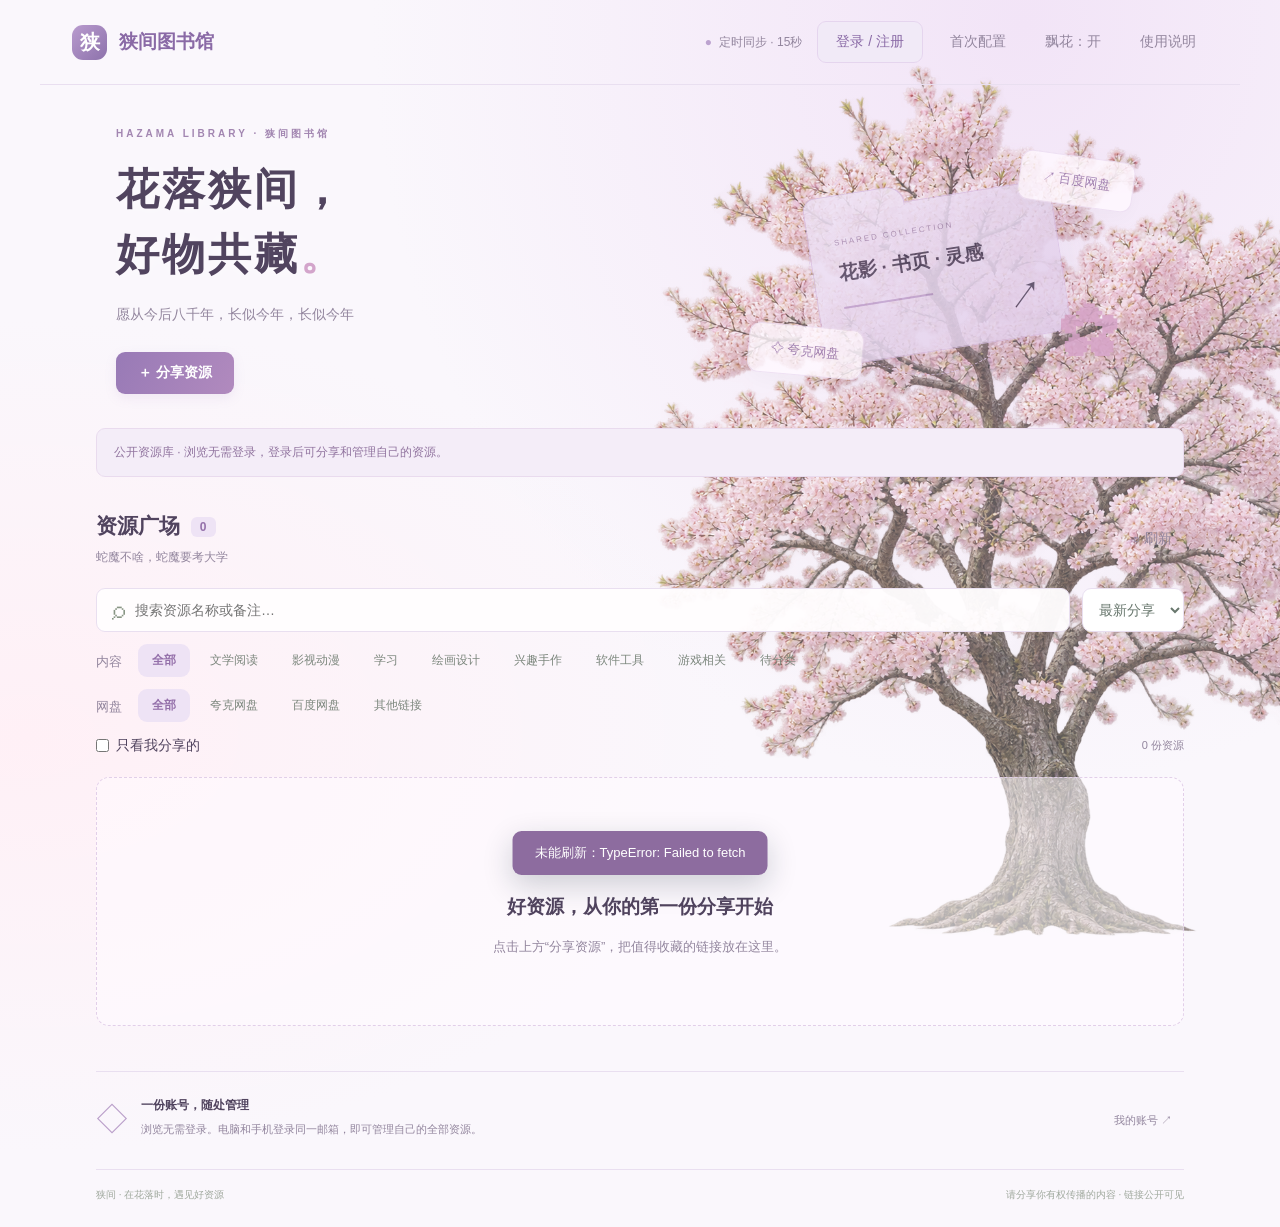
<file: library/index.html>
<!doctype html>
<html lang="zh-CN"><head><meta charset="UTF-8"><meta name="viewport" content="width=device-width,initial-scale=1"><meta name="referrer" content="no-referrer"><meta name="description" content="一起分享，让好资源不再散落。"><title>狭间图书馆</title><link rel="stylesheet" href="style.css?v=10"><script defer src="config.js"></script><script defer src="supabase.js"></script><script defer src="auth.js?v=10"></script><script defer src="notifications.js?v=10"></script><script defer src="app.js?v=10"></script></head>
<body>
<div id="sakuraTree" aria-hidden="true"><img src="sakura-tree.png" alt="" draggable="false"></div>
<div id="sakura" aria-hidden="true"></div>
<header><a class="brand" href="./"><span class="logo">狭</span><span id="brandTitle">狭间图书馆</span></a><div class="top-actions"><span id="connection" role="status">正在准备…</span><button id="noticeOpen" class="secondary" hidden>消息</button><button id="accountOpen" class="secondary">登录 / 注册</button><button id="adminOpen" class="quiet" hidden>管理后台</button><button id="setupOpen" class="quiet">首次配置</button><button id="petalToggle" class="quiet" aria-pressed="true">飘花：开</button><button id="helpOpen" class="quiet">使用说明</button></div></header>
<main>
<section class="hero"><div><div class="eyebrow">HAZAMA LIBRARY · 狭间图书馆</div><h1>花落狭间，<br>好物共藏<span>。</span></h1><p>愿从今后八千年，<br class="mobile">长似今年，长似今年</p><button id="add" class="primary">＋ 分享资源</button></div><div class="hero-art" aria-hidden="true"><div class="orbit"></div><div class="folder"><span>SHARED COLLECTION</span><b>花影 · 书页 · 灵感</b><div class="folder-line"></div><i>↗</i></div><div class="floating tag-one">↗ 百度网盘</div><div class="floating tag-two">✧ 夸克网盘</div><div class="spark">✿</div></div></section>
<div id="modeBanner" class="notice"></div>
<section class="collection"><div class="section-head"><div><h2>资源广场 <span id="count">0</span></h2><p>蛇魔不啥，蛇魔要考大学</p></div><button id="refresh" class="quiet">↻ 刷新</button></div>
<div class="toolbar"><label class="search"><span>⌕</span><input id="search" type="search" placeholder="搜索资源名称或备注…" aria-label="搜索资源"></label><select id="sort" aria-label="排序"><option value="new">最新分享</option><option value="old">最早分享</option><option value="name">名称排序</option></select></div>
<div class="category-filter-row"><span class="filter-label">内容</span><div id="categoryFilters" class="filters"><button data-category="all" class="active" aria-pressed="true">全部</button><button data-category="文学阅读" aria-pressed="false">文学阅读</button><button data-category="影视动漫" aria-pressed="false">影视动漫</button><button data-category="学习" aria-pressed="false">学习</button><button data-category="绘画设计" aria-pressed="false">绘画设计</button><button data-category="兴趣手作" aria-pressed="false">兴趣手作</button><button data-category="软件工具" aria-pressed="false">软件工具</button><button data-category="游戏相关" aria-pressed="false">游戏相关</button><button data-category="待分类" aria-pressed="false">待分类</button></div></div><div class="filterbar platform-filter-row"><span class="filter-label">网盘</span><div id="filters" class="filters"><button data-filter="all" class="active" aria-pressed="true">全部</button><button data-filter="quark" aria-pressed="false">夸克网盘</button><button data-filter="baidu" aria-pressed="false">百度网盘</button><button data-filter="other" aria-pressed="false">其他链接</button></div></div><div class="filter-summary"><label class="mine-toggle"><input id="mineOnly" type="checkbox">只看我分享的</label><span id="resultCount"></span></div>
<div id="list" class="grid" aria-live="polite"></div><button id="loadMore" class="secondary more" hidden>加载更多</button></section>
<section class="bottom-note"><span class="shield">◇</span><div><b>一份账号，随处管理</b><p>浏览无需登录。电脑和手机登录同一邮箱，即可管理自己的全部资源。</p></div><button id="accountBottom" class="quiet">我的账号 ↗</button></section>
</main><footer><span>狭间 · 在花落时，遇见好资源</span><span>请分享你有权传播的内容 · 链接公开可见</span></footer>
<dialog id="editor"><form id="resourceForm"><div class="dialog-head"><div><small>SHARE A RESOURCE</small><h2 id="editorTitle">分享一份好资源</h2></div><button type="button" class="close" data-close="editor" aria-label="关闭">×</button></div><p class="muted">填写资源名称，并提供至少一种链接。</p><div class="smart-paste"><label for="smartShareText">✦ 智能识别分享文本 <span class="optional">（推荐）</span></label><textarea id="smartShareText" rows="4" placeholder="直接粘贴整段分享文字，例如：
我用夸克网盘分享了「日语学习资料」
链接：https://pan.quark.cn/s/abc123
提取码：8xyz"></textarea><div class="smart-paste-actions"><span id="smartPasteStatus" aria-live="polite">自动识别链接、提取码及资源名称</span><button type="button" id="smartParse" class="secondary">识别并填入</button></div></div><label>资源名称 <em>*</em><input name="name" required maxlength="120" placeholder="给资源起个清楚的名字"></label><label>内容分类 <em>*</em><select name="category" required><option value="">请选择内容分类</option><option value="文学阅读">文学阅读</option><option value="影视动漫">影视动漫</option><option value="学习">学习</option><option value="绘画设计">绘画设计</option><option value="兴趣手作">兴趣手作</option><option value="软件工具">软件工具</option><option value="游戏相关">游戏相关</option></select></label><div class="link-fields"><label>夸克网盘链接<input name="quark" type="url" maxlength="2000" placeholder="https://pan.quark.cn/s/…"></label><label>提取码<input name="quark_code" maxlength="30" placeholder="选填"></label></div><div class="link-fields"><label>百度网盘链接<input name="baidu" type="url" maxlength="2000" placeholder="https://pan.baidu.com/s/…"></label><label>提取码<input name="baidu_code" maxlength="30" placeholder="选填"></label></div><label>其他链接<input name="other" type="url" maxlength="2000" placeholder="https://…"></label><label>备注<textarea name="notes" maxlength="1000" rows="3" placeholder="内容介绍、版本、使用说明（选填）"></textarea></label><p id="formError" class="error" role="alert"></p><div class="dialog-actions"><button type="button" class="secondary" data-close="editor">取消</button><button id="saveResource" class="primary" type="submit">提交资源</button></div></form></dialog>

<dialog id="categoryDialog"><form id="categoryForm"><div class="dialog-head"><h2>调整内容分类</h2><button class="close" type="button" data-close="categoryDialog" aria-label="关闭">×</button></div><p id="categoryResourceName"></p><label>内容分类<select id="adminCategory"><option value="文学阅读">文学阅读</option><option value="影视动漫">影视动漫</option><option value="学习">学习</option><option value="绘画设计">绘画设计</option><option value="兴趣手作">兴趣手作</option><option value="软件工具">软件工具</option><option value="游戏相关">游戏相关</option><option value="待分类">待分类</option></select></label><p class="muted">仅修改分类，资源内容和上传者归属保持不变。</p><p id="categoryError" class="error" role="alert"></p><div class="dialog-actions"><button type="button" class="secondary" data-close="categoryDialog">取消</button><button id="categorySave" class="primary" type="submit">保存分类</button></div></form></dialog><dialog id="help"><div class="dialog-head"><h2>分享与管理</h2><button class="close" data-close="help" aria-label="关闭">×</button></div><ol class="steps"><li><b>随时浏览</b><p>无需登录即可查看、搜索、复制链接。</p></li><li><b>邮箱＋密码登录</b><p>首次使用注册账号。换设备登录同一账号，即可管理自己的全部资源。</p></li><li><b>忘记密码</b><p>点击“忘记密码”查看说明，联系管理员核实身份后重置。用临时密码登录后，在“我的账号”修改密码。</p></li><li><b>轻松分享</b><p>分享资源时可以直接粘贴整段网盘文案。这里只保存链接，不上传网盘文件。</p></li></ol></dialog>
<dialog id="setup"><div class="dialog-head"><div><small>ONE-TIME SETUP</small><h2>让资源库真正连接起来</h2></div><button class="close" data-close="setup" aria-label="关闭">×</button></div><p>只需网站主人操作一次。访客不需要填写这些内容。</p><ol class="steps"><li><b>创建一个 Supabase 项目</b><p>打开 <a href="https://supabase.com/dashboard" target="_blank" rel="noopener noreferrer">Supabase 控制台 ↗</a>，注册并点击 New project，按页面提示创建。数据库密码自行保存，不要填到本网页。</p></li><li><b>初始化资源库</b><p>打开项目的 SQL Editor → New query，将源码包内 <b>database.sql</b> 的全部内容复制进去，点击 Run。然后在 Authentication 中启用 Email 注册登录。旧版用户也需要运行新版 SQL，旧数据会保留。</p><a class="secondary inline" href="database.sql" download>下载数据库配置代码</a></li><li><b>复制两项连接信息</b><p>在项目 Connect / Settings → API 查找 Project URL；在 API Keys 的 Legacy API Keys 中复制 <b>anon（public）</b>。本版本使用兼容实时订阅的旧版公开 anon key。</p><label>Project URL<input id="configUrl" type="url" placeholder="https://xxxxxxxx.supabase.co"></label><label>公开 anon key<input id="configKey" autocomplete="off" placeholder="eyJ…"></label><p class="muted">仅接受 anon key。不要填写 service_role、secret key 或数据库密码。</p><label>网站名称<input id="configTitle" maxlength="40" value="狭间图书馆"></label></li><li><b>检测并下载配置</b><p>检测成功后下载 config.js，替换源码包内的同名文件。然后把全部文件上传到 GitHub 仓库根目录，启用 Pages。</p><div class="dialog-actions"><button id="testConfig" class="secondary">检测连接</button><button id="downloadConfig" class="primary">下载 config.js</button></div><p id="configResult" role="status"></p></li></ol><details><summary>GitHub Pages 怎么打开？</summary><p>仓库 Settings → Pages → Deploy from a branch → main 分支、/(root) → Save。网页发布后，使用系统提供的网址访问。上传的是解压后的文件，不是 zip，也不要再套一层文件夹。</p></details><p class="muted">启用 Email 登录，关闭 Confirm email。本版不发送邮件，不需要配置 SMTP。</p></dialog>
<div id="toast" role="status" hidden></div>
</body></html>
</file>
<file: library/style.css>
:root{--bg:#f7f8f5;--ink:#263b35;--muted:#75817a;--green:#315f4b;--line:#e2e7df;--pale:#edf2e9;--accent:#dce7ac}*{box-sizing:border-box}body{margin:0;background:var(--bg);color:var(--ink);font-family:Inter,-apple-system,BlinkMacSystemFont,"Segoe UI","Microsoft YaHei",sans-serif;font-size:14px}button,input,textarea,select{font:inherit}button,a,input,textarea,select{-webkit-tap-highlight-color:transparent}button{cursor:pointer;border:0;border-radius:9px;transition:background .15s,transform .15s}button:hover{filter:brightness(.96)}button:disabled{opacity:.5;cursor:wait}button:focus-visible,a:focus-visible{outline:3px solid #a6bd73;outline-offset:3px}a{color:var(--green);text-decoration:none}header{height:85px;max-width:1200px;margin:auto;display:flex;align-items:center;justify-content:space-between;border-bottom:1px solid var(--line);padding:0 32px}.brand{display:flex;gap:12px;align-items:center;font-weight:750;font-size:19px}.logo{background:var(--green);color:white;border-radius:11px;display:grid;place-items:center;width:35px;height:35px;font-size:20px}.top-actions{display:flex;align-items:center;gap:15px}#connection{font-size:12px;color:var(--muted)}#connection:before{content:'●';color:#89a479;margin-right:7px}.quiet{padding:9px 12px;background:transparent;color:var(--muted)}main{max-width:1136px;margin:auto;padding:0 24px}.hero{display:flex;min-height:340px;align-items:center;justify-content:space-between;padding:42px 20px 34px}.eyebrow{font-size:10px;letter-spacing:3px;color:#8a9777;font-weight:700}h1{font-size:43px;line-height:1.35;letter-spacing:1px;margin:17px 0 14px;font-weight:700}h1 span{color:#8eaa61}.hero p{color:var(--muted);line-height:1.9;margin-bottom:24px}.primary{background:var(--green);color:white;padding:12px 22px;font-weight:600}.secondary{background:var(--pale);color:var(--green);padding:11px 18px;border:1px solid #dce4d6}.hero-art{width:390px;height:255px;position:relative;margin-right:30px}.orbit{width:235px;height:235px;border:1px dashed #d8dfcd;border-radius:50%;position:absolute;left:65px;top:7px}.folder{position:absolute;top:64px;left:70px;width:248px;height:153px;border:1px solid #cfdbc1;border-radius:0 20px 20px 20px;background:#e6eccd;transform:rotate(-9deg);padding:25px;box-shadow:10px 20px 30px #3558290a}.folder:before{content:'';position:absolute;top:-18px;left:-1px;width:100px;height:20px;background:#e6eccd;border:1px solid #cfdbc1;border-bottom:0;border-radius:13px 18px 0 0}.folder span{font-size:8px;letter-spacing:2px;color:#859367;display:block}.folder b{display:block;font-size:19px;margin-top:14px}.folder-line{width:90px;border-top:2px solid #bccb9c;margin-top:20px}.folder i{position:absolute;right:23px;bottom:16px;font-size:35px;font-style:normal}.floating{position:absolute;padding:15px 22px;background:#ffffffee;border:1px solid #e4e8dd;border-radius:11px;font-size:13px;box-shadow:0 8px 24px #28402308}.tag-one{top:23px;right:0;transform:rotate(8deg)}.tag-two{bottom:12px;left:4px;transform:rotate(5deg)}.spark{position:absolute;right:13px;bottom:18px;font-size:44px;color:#a2b47d}.notice{background:#f0f2e8;border:1px solid #e3e7d4;padding:13px 17px;border-radius:9px;line-height:1.75;font-size:12px;color:#68764e;margin-bottom:27px}.collection{padding-top:8px}.section-head{display:flex;justify-content:space-between;align-items:center;margin-bottom:22px}h2{font-size:21px;margin:0}h2 span{display:inline-block;vertical-align:middle;font-size:12px;padding:3px 9px;border-radius:6px;background:#e8eddf;color:#6a7a54;margin-left:5px}.section-head p{color:var(--muted);margin:9px 0 0;font-size:12px}.toolbar{display:flex;gap:12px}.search{display:flex;align-items:center;gap:10px;flex:1;background:white;border:1px solid var(--line);padding:0 15px;border-radius:9px}.search span{font-size:26px;color:#889685}.search input{border:0;background:transparent;width:100%;padding:13px 0;outline:0}select{border:1px solid var(--line);background:white;border-radius:9px;padding:0 12px;color:#68776d}.filterbar{display:flex;align-items:center;justify-content:space-between;margin:19px 0 24px;gap:8px}.filters{display:flex;gap:6px;flex-wrap:wrap}.filters button{padding:8px 14px;color:#7c877d;background:transparent;font-size:12px}.filters .active{background:#e4ebde;color:#3b593f;font-weight:600}#resultCount{color:var(--muted);font-size:11px;white-space:nowrap}.grid{display:grid;grid-template-columns:repeat(3,1fr);gap:17px}.card{border:1px solid var(--line);background:#fff;border-radius:13px;padding:21px;display:flex;flex-direction:column;min-height:242px;min-width:0}.card-top{display:flex;justify-content:space-between;align-items:center}.file-icon{width:36px;height:39px;display:grid;place-items:center;background:#eef2e8;color:#82946e;font-size:22px;border-radius:8px}.mine-badge{font-size:10px;background:#f1f5ea;padding:4px 7px;border-radius:5px;color:#7a8d5b}.card h3{font-size:16px;line-height:1.6;margin:16px 0 7px;overflow-wrap:anywhere}.description{font-size:12px;line-height:1.8;color:var(--muted);margin:0 0 15px;white-space:pre-wrap;overflow-wrap:anywhere;max-height:100px;overflow:auto}.links{display:flex;gap:7px;flex-wrap:wrap;margin-top:auto}.link-button{display:inline-block;background:#f0effb;color:#7971a2;font-size:11px;padding:8px 10px;border-radius:6px}.link-button.baidu{background:#edf3fd;color:#6786b2}.link-button.other{background:#f6f0e5;color:#a28a61}.code{display:flex;gap:7px;align-items:center;color:#899083;font-size:11px;margin-top:9px}.copy-small{color:#789065;font-size:10px;padding:3px 7px;background:#f0f4eb}.card-footer{margin-top:17px;padding-top:12px;border-top:1px solid #f0f2ee;display:flex;align-items:center;justify-content:space-between;gap:5px;flex-wrap:wrap}.date{color:#a1a99f;font-size:10px}.actions{display:flex;gap:8px}.actions button{background:none;padding:1px;color:#7c8c77;font-size:11px}.actions .danger{color:#b2887c}.empty{grid-column:1/-1;text-align:center;border:1px dashed #d8e0d0;border-radius:13px;padding:54px 24px;color:var(--muted)}.empty b{color:var(--ink);font-size:19px;display:block;margin:15px}.empty p{font-size:13px;line-height:1.8}.empty .empty-icon{font-size:35px;color:#a5b790}.more{display:block;margin:24px auto}.bottom-note{border-top:1px solid var(--line);margin-top:45px;padding:24px 0;display:flex;gap:13px;align-items:center}.shield{font-size:32px;color:#9daa88}.bottom-note b{font-size:12px;font-weight:600}.bottom-note p{font-size:11px;color:var(--muted);line-height:1.7;margin:6px 0}.bottom-note div{flex:1}.bottom-note button{font-size:11px;white-space:nowrap}footer{max-width:1088px;margin:auto;padding:18px 0 25px;border-top:1px solid var(--line);display:flex;justify-content:space-between;color:#a0a99e;font-size:10px}dialog{border:1px solid var(--line);border-radius:17px;padding:28px;width:min(600px,calc(100% - 24px));max-height:90vh;color:var(--ink);box-shadow:0 25px 80px #20392622}dialog::backdrop{background:#20322866;backdrop-filter:blur(3px)}.dialog-head{display:flex;align-items:center;justify-content:space-between;gap:12px}.dialog-head small{font-size:9px;letter-spacing:2px;color:#9da88f;display:block;margin-bottom:8px}.close{font-size:26px;background:none;color:#92a18b;padding:0 7px}.muted,dialog p{color:var(--muted);font-size:13px;line-height:1.8}dialog label{display:block;font-size:12px;margin-top:14px;font-weight:600}dialog input,dialog textarea{width:100%;border:1px solid #dfe5da;border-radius:8px;padding:11px 12px;margin-top:7px;background:#fcfdfb;color:var(--ink);outline:0}dialog input:focus,dialog textarea:focus{border-color:#88a274;box-shadow:0 0 0 3px #9dae7716}textarea{resize:vertical}.link-fields{display:grid;grid-template-columns:1fr 95px;gap:13px}.dialog-actions{display:flex;justify-content:flex-end;gap:10px;margin-top:21px}em{font-style:normal;color:#9bab72}.error{color:#b45949}.steps{padding-left:23px}.steps li{padding:9px 0 16px 7px;line-height:1.6}.steps li::marker{color:#95a279}.steps p{margin:5px 0 10px}.inline{display:inline-block;font-size:12px}.steps b{font-size:14px}details{font-size:13px;border-top:1px solid var(--line);padding-top:17px}summary{cursor:pointer}#keyLink{font-family:monospace;font-size:12px;margin-bottom:17px}#toast{position:fixed;bottom:25px;left:50%;transform:translateX(-50%);background:#294b3e;color:#fff;border-radius:9px;padding:13px 22px;box-shadow:0 10px 30px #1233;max-width:90%;z-index:50;font-size:13px}.mobile{display:none}[hidden]{display:none!important}@media(min-width:1300px){.hero{min-height:370px}}@media(max-width:850px){.grid{grid-template-columns:repeat(2,1fr)}.hero-art{transform:scale(.8);margin-right:-30px;width:320px}h1{font-size:37px}.bottom-note{flex-wrap:wrap}footer{padding:18px 24px}}@media(max-width:560px){header{height:73px;padding:0 18px}.brand{font-size:16px;gap:8px}.logo{width:30px;height:30px;font-size:17px}.top-actions{gap:0}.top-actions .quiet{font-size:11px;padding:7px}#connection{display:none}main{padding:0 18px}.hero{padding:33px 3px 26px;min-height:auto;overflow:hidden}.hero-art{display:none}h1{font-size:35px;margin:15px 0}.hero p{font-size:12px}.mobile{display:block}.notice{font-size:11px}.grid{grid-template-columns:1fr;gap:13px}.card{min-height:220px}.filterbar{align-items:flex-start;flex-direction:column}.filters{gap:2px}.filters button{padding:8px 10px}.toolbar{gap:8px}select{max-width:105px;font-size:12px}.search input{font-size:12px}.bottom-note{margin-top:30px;gap:7px}.bottom-note div{min-width:80%}footer{display:block;font-size:10px;line-height:2}footer span{display:block}dialog{padding:21px}h2{font-size:19px}.dialog-actions{flex-wrap:wrap}}

/* 狭间图书馆 · 淡紫樱花主题 */
:root{--bg:#faf7fc;--ink:#51445f;--muted:#93869e;--green:#8a6aa6;--line:#e9dff0;--pale:#f1eaf7;--accent:#e3c8ec}
body{background:radial-gradient(ellipse at 80% 2%,#f2e4f7 0,transparent 45%),radial-gradient(ellipse at 2% 60%,#fff0f6 0,transparent 40%),var(--bg)}
header,main,footer{position:relative;z-index:1}.logo{background:linear-gradient(135deg,#b99bce,#8d72ab)}
.primary{background:linear-gradient(115deg,#987ab6,#b18abe);box-shadow:0 4px 12px #aa87bc20}.eyebrow{color:#a286b1}h1 span{color:#d3a5cb}.hero{position:relative}.hero h1{font-family:"Songti SC","STSong","SimSun",serif;font-weight:600;line-height:1.5;letter-spacing:3px}.orbit{border-color:#dfc9e7}.folder{background:linear-gradient(140deg,#eee2f5,#e0cdea);border-color:#d8c0e4;box-shadow:12px 22px 40px #9270a518}.folder:before{background:#eee2f5;border-color:#d8c0e4}.folder span{color:#a58bb1}.folder-line{border-color:#c0a3d0}.floating{background:#fff9ffed;border-color:#eddff2;color:#9978ae}.spark{color:#d6a4c8;font-size:60px}.notice{background:#f4edf8;border-color:#e9dbee;color:#91749f}.filters .active,h2 span{background:#eee3f5;color:#9470aa}.file-icon{background:#f4ecf9;color:#aa8bbb}.mine-badge{background:#f5eafb;color:#a27eb4}.card{background:#fffdfef0;box-shadow:0 5px 22px #a578b408;transition:transform .2s,box-shadow .2s}.card:hover{transform:translateY(-3px);box-shadow:0 10px 25px #9e7daf13}.card-footer{border-color:#f1eaf5}.actions button{color:#9675a9}.actions .danger{color:#bf879b}.copy-small{background:#f5edf9;color:#9b7ca9}.link-button{background:#f0e8fb;color:#9a77b7}.link-button.baidu{background:#eeeafa;color:#8d81b4}.link-button.other{background:#f9eaf2;color:#b082a1}.shield{color:#b99ec9}.empty{border-color:#e2cfe9;background:#fffcff88}.empty .empty-icon{color:#c4a3d4}.date{color:#aea0b7}.secondary{border-color:#e5d5ee}.search{background:#fffdfef5}dialog{background:#fffcff}dialog input,dialog textarea{background:#fffcff;border-color:#e9ddef}dialog input:focus,dialog textarea:focus{border-color:#be9ed0;box-shadow:0 0 0 3px #d6bce826}#toast{background:#8d6c9f}#connection:before{color:#bca2cf}
#sakura{position:fixed;inset:0;pointer-events:none;overflow:hidden;z-index:2}.petal{position:absolute;left:var(--x);top:-24px;width:var(--size);height:calc(var(--size)*1.4);background:linear-gradient(145deg,#f9deeddd,#dbaecda0);border-radius:85% 15% 75% 30%;opacity:.65;animation:petal-fall var(--duration) var(--delay) linear infinite;will-change:transform}.petal:nth-child(3n){background:linear-gradient(140deg,#ead6f5cc,#d0b0e488)}
@keyframes petal-fall{0%{transform:translate3d(0,-30px,0) rotate(var(--rotation))}50%{transform:translate3d(var(--drift),52vh,0) rotate(calc(var(--rotation) + 170deg))}100%{transform:translate3d(calc(var(--drift)*-.6),110vh,0) rotate(calc(var(--rotation) + 360deg))}}
@media(max-width:560px){.top-actions{flex-wrap:wrap;justify-content:flex-end;max-width:175px}.top-actions .quiet{font-size:10px;padding:5px}.brand{font-size:15px}.petal:nth-child(n+13){display:none}.hero h1{font-size:33px}.card:hover{transform:none}}
@media(prefers-reduced-motion:reduce){.petal{animation:none;display:none}.card{transition:none}}

/* v3: 粉色樱花树与从树冠落下的花瓣 */
#sakuraTree{position:fixed;pointer-events:none;right:-90px;top:65px;width:min(690px,55vw);aspect-ratio:760/900;z-index:0;opacity:.62;user-select:none}#sakuraTree img{display:block;width:100%;height:100%;object-fit:contain}.hero-art{opacity:.85}.card,.search{background:#fffdfef5}.hero h1,.hero p{text-shadow:0 1px 12px #fff9}
.petal,.petal:nth-child(3n){background:linear-gradient(140deg,#ffe4eedd 0%,#f6b4ccdd 55%,#e996b5bb 100%);border-radius:85% 15% 75% 30%;opacity:0;animation-name:tree-petal-fall;box-shadow:inset 1px 0 2px #fff5}
@keyframes tree-petal-fall{0%{opacity:0;transform:translate3d(0,0,0) rotate(var(--rotation))}6%{opacity:.78}45%{opacity:.7;transform:translate3d(calc(var(--drift)*.55),42vh,0) rotate(calc(var(--rotation) + 180deg))}90%{opacity:.4}100%{opacity:0;transform:translate3d(var(--drift),100vh,0) rotate(calc(var(--rotation) + 390deg))}}
@media(max-width:850px){#sakuraTree{width:660px;right:-220px;top:65px;opacity:.45}}
@media(max-width:560px){#sakuraTree{width:520px;right:-235px;top:50px;opacity:.4}.petal:nth-child(n+15){display:none}.hero-art{display:none}}
/* v4 写实粉樱素材 */
#sakuraTree{opacity:.68;width:min(740px,57vw);right:-100px;top:45px;aspect-ratio:4/5}
#sakuraTree img{transform-origin:53% 96%;animation:real-tree-sway 12s ease-in-out infinite alternate;filter:saturate(.88)}
@keyframes real-tree-sway{0%{transform:rotate(-.22deg) skewX(-.2deg)}100%{transform:rotate(.28deg) skewX(.25deg)}}
.petal,.petal:nth-child(3n){background:transparent url('sakura-petal.png') center/contain no-repeat;border-radius:0;box-shadow:none;width:calc(var(--size)*2);height:calc(var(--size)*2.3);animation-name:real-petal-fall;backface-visibility:visible;transform-style:preserve-3d;filter:drop-shadow(0 1px 1px #c7819a16)}
@keyframes real-petal-fall{0%{opacity:0;transform:translate3d(0,0,0) rotateZ(var(--rotation)) rotateY(0deg)}7%{opacity:.9}30%{transform:translate3d(calc(var(--drift)*.22),26vh,0) rotateZ(calc(var(--rotation) + 100deg)) rotateY(120deg)}60%{opacity:.85;transform:translate3d(calc(var(--drift)*.7),59vh,0) rotateZ(calc(var(--rotation) + 220deg)) rotateY(240deg)}90%{opacity:.45}100%{opacity:0;transform:translate3d(var(--drift),105vh,0) rotateZ(calc(var(--rotation) + 350deg)) rotateY(380deg)}}
@media(max-width:850px){#sakuraTree{width:660px;right:-220px;top:60px;opacity:.52}}
@media(max-width:560px){#sakuraTree{width:520px;right:-225px;top:65px;opacity:.42}}
@media(prefers-reduced-motion:reduce){#sakuraTree img{animation:none}.petal{animation:none;display:none}}

/* 智能粘贴 */
.smart-paste{background:linear-gradient(135deg,#f9f0fc,#fff8fc);border:1px solid #e9d8f1;border-radius:12px;padding:13px 14px;margin:17px 0 18px}.smart-paste label{margin:0;color:#8666a2;font-size:13px}.smart-paste .optional{color:#b09bbd;font-size:11px;font-weight:400}.smart-paste textarea{min-height:100px;line-height:1.7;background:#fffefd}.smart-paste-actions{display:flex;align-items:center;justify-content:space-between;gap:10px;margin-top:9px}.smart-paste-actions span{font-size:11px;color:#967da8;line-height:1.5}.smart-paste-actions button{flex-shrink:0;font-size:11px;padding:8px 11px}@media(max-width:560px){.smart-paste{padding:11px}.smart-paste-actions{align-items:flex-start}.smart-paste-actions span{max-width:65%}}
/* 邮箱账号 */
[hidden]{display:none!important}.auth-links{display:flex;flex-wrap:wrap;gap:4px;margin-top:18px}#authSubmit{width:100%;margin-top:8px}#authHint{overflow-wrap:anywhere;line-height:1.8}#accountOpen{max-width:150px;overflow:hidden;text-overflow:ellipsis;white-space:nowrap}.admin-user{display:flex;align-items:center;justify-content:space-between;gap:12px;padding:12px 0;border-bottom:1px solid var(--line)}.admin-user span{overflow-wrap:anywhere;min-width:0}.admin-user button{flex-shrink:0}#adminStatus{line-height:1.7;overflow-wrap:anywhere}#adminResetForm{padding-top:18px;border-top:1px solid var(--line)}@media(max-width:700px){header{height:auto;min-height:85px;flex-wrap:wrap;padding:15px 18px;gap:12px}.top-actions{gap:4px;flex-wrap:wrap}.top-actions button{padding:9px 10px}.admin-user{font-size:12px}#adminDialog .dialog-actions{flex-wrap:wrap}}
.notice-item{padding:18px;margin:12px 0;border:1px solid var(--line);border-radius:12px}.notice-item.unread{background:#f5edff;border-left:4px solid #a381bc}.notice-item h3{margin:0 0 8px;font-size:15px;overflow-wrap:anywhere}.notice-item p{white-space:pre-wrap;overflow-wrap:anywhere;line-height:1.7}.notice-item small{color:var(--muted)}#noticeMore{margin-top:16px}#deleteName{overflow-wrap:anywhere;line-height:1.8}

/* 内容与网盘独立筛选 */
.category-filter-row,.platform-filter-row{display:flex;align-items:flex-start;gap:14px;margin:12px 0}.category-filter-row .filters,.platform-filter-row .filters{display:flex;flex-wrap:wrap;gap:6px;overflow:visible;min-width:0}.filter-label{flex:0 0 auto;padding-top:9px;color:var(--muted);font-size:13px}.filter-summary{display:flex;justify-content:space-between;align-items:center;margin:15px 0 22px;gap:12px}.mine-toggle{display:flex;align-items:center;gap:7px;margin:0;font-weight:400}.mine-toggle input{width:auto;margin:0;accent-color:#9872ad}.category-line{display:flex;justify-content:space-between;align-items:center;gap:10px;margin:12px 0 0}.category-badge{font-size:12px;padding:4px 9px;border-radius:20px;background:#f1e9f7;color:#78548b}#categoryResourceName{overflow-wrap:anywhere}#resourceForm select,#adminCategory{display:block;width:100%;padding:12px;margin-top:8px;border:1px solid var(--line);border-radius:9px;background:white;color:var(--ink)}@media(max-width:600px){.category-filter-row,.platform-filter-row{gap:8px}.category-filter-row .filters button,.platform-filter-row .filters button{padding:8px 10px;font-size:12px}}
/* 内容、网盘两行统一左对齐 */
.category-filter-row,
.filterbar.platform-filter-row {
  display: flex;
  flex-direction: row;
  justify-content: flex-start;
  align-items: flex-start;
  gap: 14px;
}

.category-filter-row .filter-label,
.platform-filter-row .filter-label {
  flex: 0 0 28px;
}

.category-filter-row .filters,
.platform-filter-row .filters {
  flex: 1;
  justify-content: flex-start;
  margin: 0;
  min-width: 0;
}

.notice-actions{display:flex;flex-wrap:wrap;align-items:center;gap:10px;margin-top:14px}#remindName{overflow-wrap:anywhere}#remindIssue{display:block;width:100%;padding:12px;border:1px solid var(--line);border-radius:9px;margin:8px 0 16px;background:white;color:var(--ink)}.category-line{flex-wrap:wrap;justify-content:flex-start}.category-filter-row,.filterbar.platform-filter-row{display:flex;flex-direction:row;justify-content:flex-start;align-items:flex-start;gap:14px}.category-filter-row .filter-label,.platform-filter-row .filter-label{flex:0 0 28px}.category-filter-row .filters,.platform-filter-row .filters{flex:1;justify-content:flex-start;margin:0;min-width:0}

/* 阳刻印章：透明底，方框与字同色。 */
.card-top{position:relative;padding-right:86px;min-height:40px;justify-content:flex-start;gap:8px}
.validity-stamp{position:absolute;right:0;top:0;border:2px solid currentColor!important;border-radius:2px;background:transparent!important;font-family:"STKaiti","KaiTi","Songti SC",serif;font-size:23px;font-weight:800;letter-spacing:5px;padding:3px 5px 3px 10px;line-height:1.1;transform:rotate(-7deg);box-shadow:inset 0 0 0 1px currentColor;white-space:nowrap}
.validity-stamp.valid{color:#c33740}.validity-stamp.invalid{color:#88858e}.validity-stamp.pending{color:#9b8ca7;font-family:inherit;font-size:11px;letter-spacing:0;box-shadow:none;border:1px dashed currentColor!important;padding:5px;transform:none}
</file>
